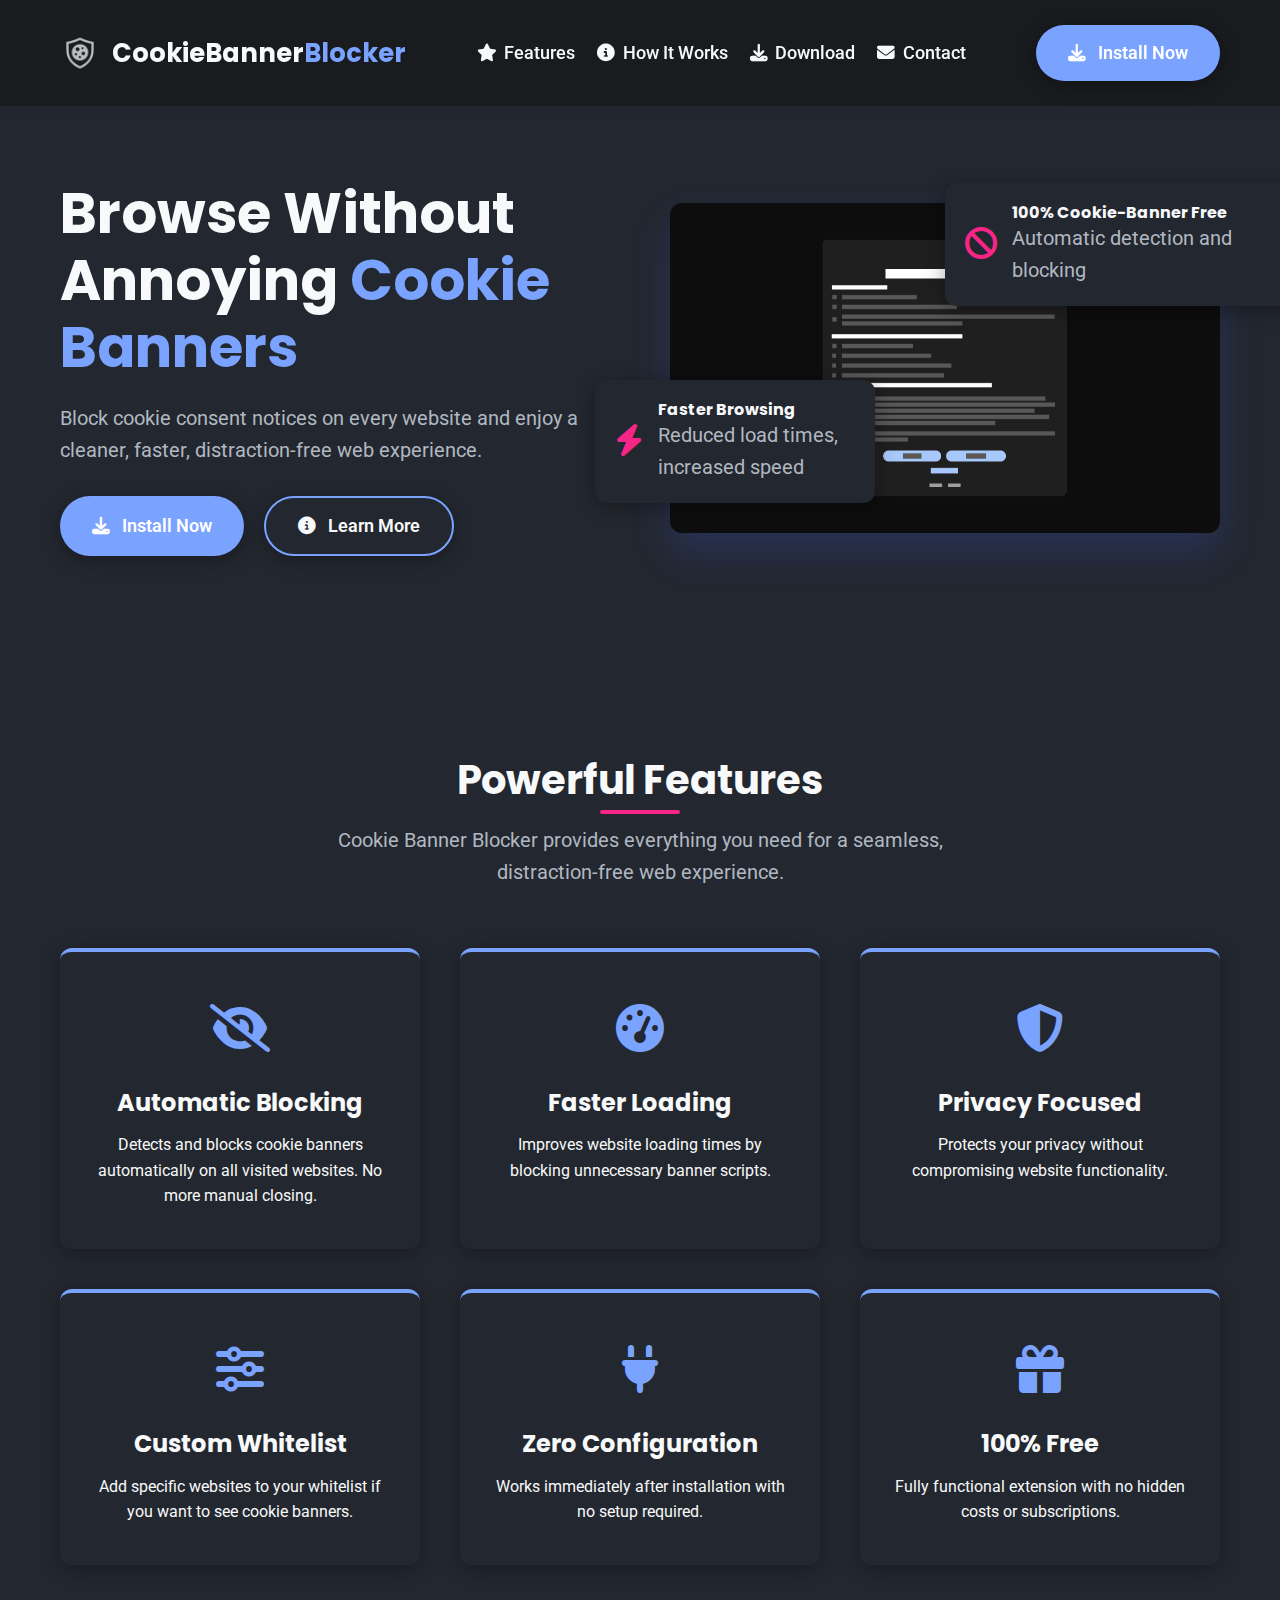
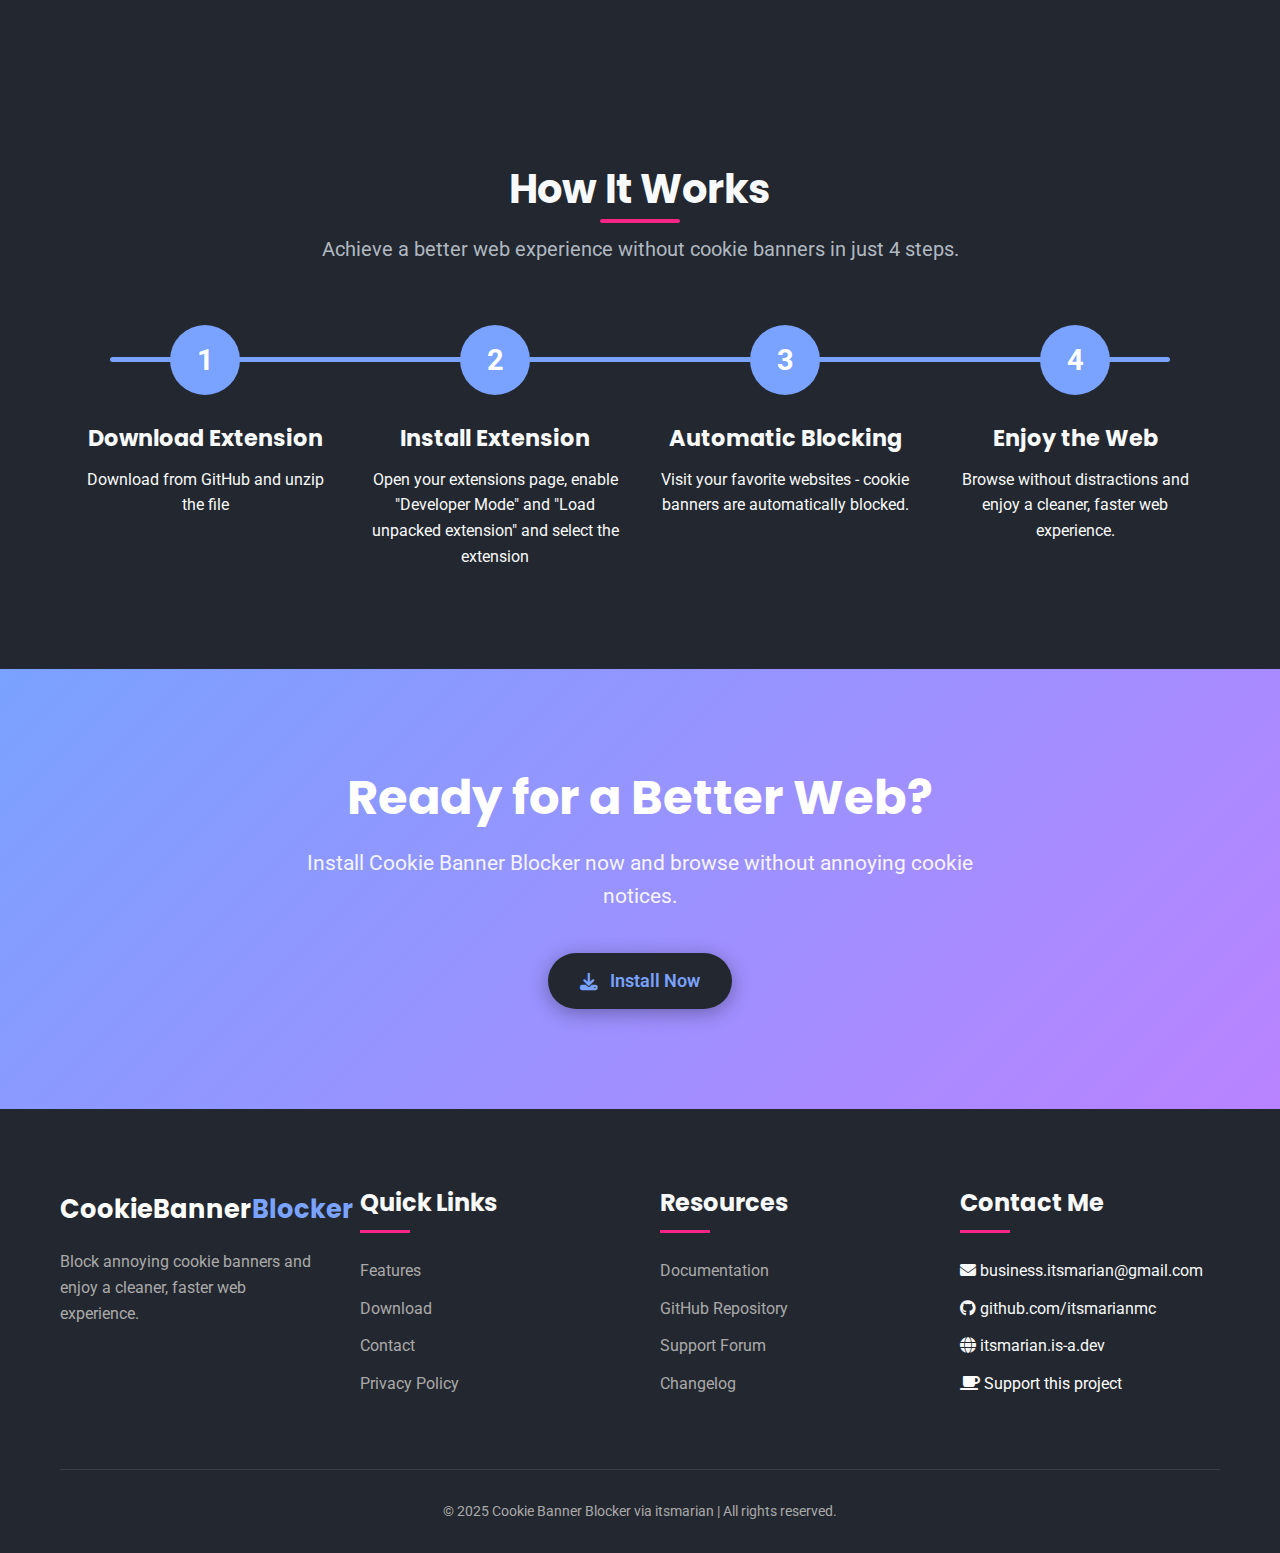
<file: index.html>
<!DOCTYPE html>
<html lang="de">
<head>
    <meta charset="UTF-8">
    <link rel="icon" href="assets/favicon.png" type="image/x-icon">
    <meta name="viewport" content="width=device-width, initial-scale=1.0"/>
    <title>Cookie Banner Blocker - Browse without Cookies!</title>
    <link rel="stylesheet" href="https://cdnjs.cloudflare.com/ajax/libs/font-awesome/6.4.0/css/all.min.css">
    <link href="https://fonts.googleapis.com/css2?family=Poppins:wght@300;400;500;600;700&family=Roboto:wght@300;400;500;700&display=swap" rel="stylesheet">
    <link rel="stylesheet" href="assets/header.css">
    <link rel="stylesheet" href="assets/styles.css">
    <script src="assets/script.js" defer></script>
    <!-- Google tag (gtag.js) -->
    <script async src="https://www.googletagmanager.com/gtag/js?id=G-2E9SPPVJFL"></script>
    <script>
        window.dataLayer = window.dataLayer || [];
        function gtag(){dataLayer.push(arguments);}
        gtag('js', new Date());

        gtag('config', 'G-2E9SPPVJFL');
    </script>
</head>
<body>
    <header>
        <div class="container">
            <nav class="navbar">
                <a href="../" class="logo">
                    <div class="logo-icon">
                        <div class="brand-icon"></div>
                    </div>
                    <div class="logo-text logo-big">CookieBanner<span>Blocker</span></div>
                    <div class="logo-text logo-small">Cookie<span>Blocker</span></div>
                </a>
                <ul class="nav-links">
                    <li class="header-nav-link mobile-li">
                        <a>HOME</a>
                    </li>
                    <li>
                        <a href="#features">
                            <i class="fas fa-star"></i>
                            Features
                        </a>
                    </li>
                    <li>
                        <a href="#how-it-works">
                            <i class="fas fa-info-circle"></i>
                            How It Works
                        </a>
                    </li>
                    <li>
                        <a href="#download">
                            <i class="fas fa-download"></i>
                            Download
                        </a>
                    </li>
                    <li>
                        <a href="https://itsmarian.is-a.dev/#contact" target="_blank">
                            <i class="fas fa-envelope"></i>
                            Contact
                        </a>
                    </li>
                    <li class="mobile-li">
                        <div style="background: linear-gradient(90deg, var(--accent), var(--secondary)); height: 2px; width: 100%;"></div>
                    </li>
                    <li class="header-nav-link mobile-li">
                        <a>LEGAL</a>
                    </li>
                    <li class="mobile-li">
                        <a href="https://github.com/itsmarianmc/CookieBannerBlocker/blob/main/LICENSE" target="_blank">
                            <i class="fas fa-balance-scale"></i>
                            License
                        </a>
                    </li>
                    <li class="mobile-li">
                        <a href="legal/privacy.html">
                            <i class="fas fa-shield-alt"></i>
                            Privacy Policy
                        </a>
                    </li>
                </ul>
                <div class="nav-buttons">
                    <a href="#download" class="btn">
                        <i class="fas fa-download"></i>
                        Install Now
                    </a>
                </div>
                <div class="menu-toggle" id="mobile-menu">
                    <div class="menu-icon">
                        <div class="line line-1"></div>
                        <div class="line line-2"></div>
                        <div class="line line-3"></div>
                    </div>
                </div>
            </nav>
        </div>
    </header>
    <section class="hero">
        <div class="container">
            <div class="hero-content">
                <div class="hero-text">
                    <h1>Browse Without Annoying <span>Cookie Banners</span></h1>
                    <p>Block cookie consent notices on every website and enjoy a cleaner, faster, distraction-free web experience.</p>
                    <div class="hero-buttons">
                        <a href="#download" class="btn">
                            <i class="fas fa-download"></i>
                            Install&nbsp;Now
                        </a>
                        <a href="#how-it-works" class="btn btn-outline">
                            <i class="fas fa-info-circle"></i>
                            Learn&nbsp;More
                        </a>
                    </div>
                </div>
                <div class="hero-image">
                    <div class="hero-img-container">
                        <div class="hero-highlight highlight-1">
                            <div class="highlight-icon">
                                <i class="fas fa-ban"></i>
                            </div>
                            <div>
                                <h4>100% Cookie-Banner Free</h4>
                                <p>Automatic detection and blocking</p>
                            </div>
                        </div>
                        <div class="hero-highlight highlight-2">
                            <div class="highlight-icon">
                                <i class="fas fa-bolt"></i>
                            </div>
                            <div>
                                <h4>Faster Browsing</h4>
                                <p>Reduced load times, increased speed</p>
                            </div>
                        </div>
                        <img alt="Cookie Blocker in Action" class="hero-img" draggable="false" src="assets/previews/preview-google-censored.png">
                    </div>
                </div>
            </div>
        </div>
    </section>
    <section class="features" id="features">
        <div class="container">
            <div class="text-center">
                <h2 class="section-title">Powerful Features</h2>
                <p class="section-subtitle">Cookie Banner Blocker provides everything you need for a seamless, distraction-free web experience.</p>
            </div>
            
            <div class="features-grid">
                <div class="feature-card">
                    <div class="feature-icon">
                        <i class="fas fa-eye-slash"></i>
                    </div>
                    <h3 class="feature-title">Automatic Blocking</h3>
                    <p>Detects and blocks cookie banners automatically on all visited websites. No more manual closing.</p>
                </div>
                
                <div class="feature-card">
                    <div class="feature-icon">
                        <i class="fas fa-tachometer-alt"></i>
                    </div>
                    <h3 class="feature-title">Faster Loading</h3>
                    <p>Improves website loading times by blocking unnecessary banner scripts.</p>
                </div>
                
                <div class="feature-card">
                    <div class="feature-icon">
                        <i class="fas fa-shield-alt"></i>
                    </div>
                    <h3 class="feature-title">Privacy Focused</h3>
                    <p>Protects your privacy without compromising website functionality.</p>
                </div>
                
                <div class="feature-card">
                    <div class="feature-icon">
                        <i class="fas fa-sliders-h"></i>
                    </div>
                    <h3 class="feature-title">Custom Whitelist</h3>
                    <p>Add specific websites to your whitelist if you want to see cookie banners.</p>
                </div>
                
                <div class="feature-card">
                    <div class="feature-icon">
                        <i class="fas fa-plug"></i>
                    </div>
                    <h3 class="feature-title">Zero Configuration</h3>
                    <p>Works immediately after installation with no setup required.</p>
                </div>
                
                <div class="feature-card">
                    <div class="feature-icon">
                        <i class="fas fa-gift"></i>
                    </div>
                    <h3 class="feature-title">100% Free</h3>
                    <p>Fully functional extension with no hidden costs or subscriptions.</p>
                </div>
            </div>
        </div>
    </section>
    <section class="how-it-works" id="how-it-works">
        <div class="container">
            <div class="text-center">
                <h2 class="section-title">How It Works</h2>
                <p class="section-subtitle">Achieve a better web experience without cookie banners in just 4 steps.</p>
            </div>
            <div class="steps">
                <div class="step">
                    <div class="step-number">1</div>
                    <h3 class="step-title">Download Extension</h3>
                    <p>Download from GitHub and unzip the file</p>
                </div>
                <div class="step">
                    <div class="step-number">2</div>
                    <h3 class="step-title">Install Extension</h3>
                    <p>Open your extensions page, enable "Developer Mode" and "Load unpacked extension" and select the extension</p>
                </div>
                <div class="step">
                    <div class="step-number">3</div>
                    <h3 class="step-title">Automatic Blocking</h3>
                    <p>Visit your favorite websites - cookie banners are automatically blocked.</p>
                </div>
                <div class="step">
                    <div class="step-number">4</div>
                    <h3 class="step-title">Enjoy the Web</h3>
                    <p>Browse without distractions and enjoy a cleaner, faster web experience.</p>
                </div>
            </div>
        </div>
    </section>
    <section class="cta" id="download">
        <div class="container">
            <h2>Ready for a Better Web?</h2>
            <p>Install Cookie Banner Blocker now and browse without annoying cookie notices.</p>
            <div class="cta-buttons">
                <a href="https://github.com/itsmarianmc/CookieBannerBlocker/releases" class="btn btn-light">
                    <i class="fas fa-download"></i>
                    Install Now
                </a>
            </div>
        </div>
    </section>
    <footer id="contact">
        <div class="container">
            <div class="footer-grid">
                <div class="footer-col">
                    <a href="/" class="logo">
                        <div class="logo-text" style="color: white;">CookieBanner<span>Blocker</span></div>
                    </a>
                    <p style="margin: 20px 0; color: #aaa;">Block annoying cookie banners and enjoy a cleaner, faster web experience.</p>
                </div>
                <div class="footer-col">
                    <h3>Quick Links</h3>
                    <ul class="footer-links">
                        <li><a href="#features">Features</a></li>
                        <li><a href="#download">Download</a></li>
                        <li><a href="https://itsmarian.is-a.dev/#contact" target="_blank">Contact</a></li>
                        <li><a href="legal/privacy.html">Privacy Policy</a></li>
                    </ul>
                </div>
                <div class="footer-col">
                    <h3>Resources</h3>
                    <ul class="footer-links">
                        <li><a href="https://cookiebannerblocker.itsmarian.is-a.dev/">Documentation</a></li>
                        <li><a href="https://github.com/itsmarianmc/CookieBannerBlocker">GitHub Repository</a></li>
                        <li><a href="https://github.com/itsmarianmc/CookieBannerBlocker/issues">Support Forum</a></li>
                        <li><a href="https://github.com/itsmarianmc/CookieBannerBlocker/releases">Changelog</a></li>
                    </ul>
                </div>
                <div class="footer-col">
                    <h3>Contact Me</h3>
                    <ul class="footer-links lr">
                        <li><i class="fas fa-envelope"></i> business.itsmarian@gmail.com</li>
                        <li><i class="fab fa-github"></i> github.com/itsmarianmc</li>
                        <li><i class="fas fa-globe"></i> itsmarian.is-a.dev</li>
                        <li><a href="https://ko-fi.com/itsmarian" style="color: #fff;"><i class="fas fa-coffee"></i> Support this project</a></li>
                    </ul>
                </div>
            </div>
            <div class="copyright">
                <p>&copy; 2025 Cookie Banner Blocker via <a class="linkout nodecoration" href="https://github.com/itsmarianmc/">itsmarian</a> | <a class="linkout nodecoration" href="https://github.com/itsmarianmc/CookieBannerBlocker/blob/main/LICENSE">All rights reserved</a>.</p>
            </div>
        </div>
    </footer>
</body>
</html>
</file>
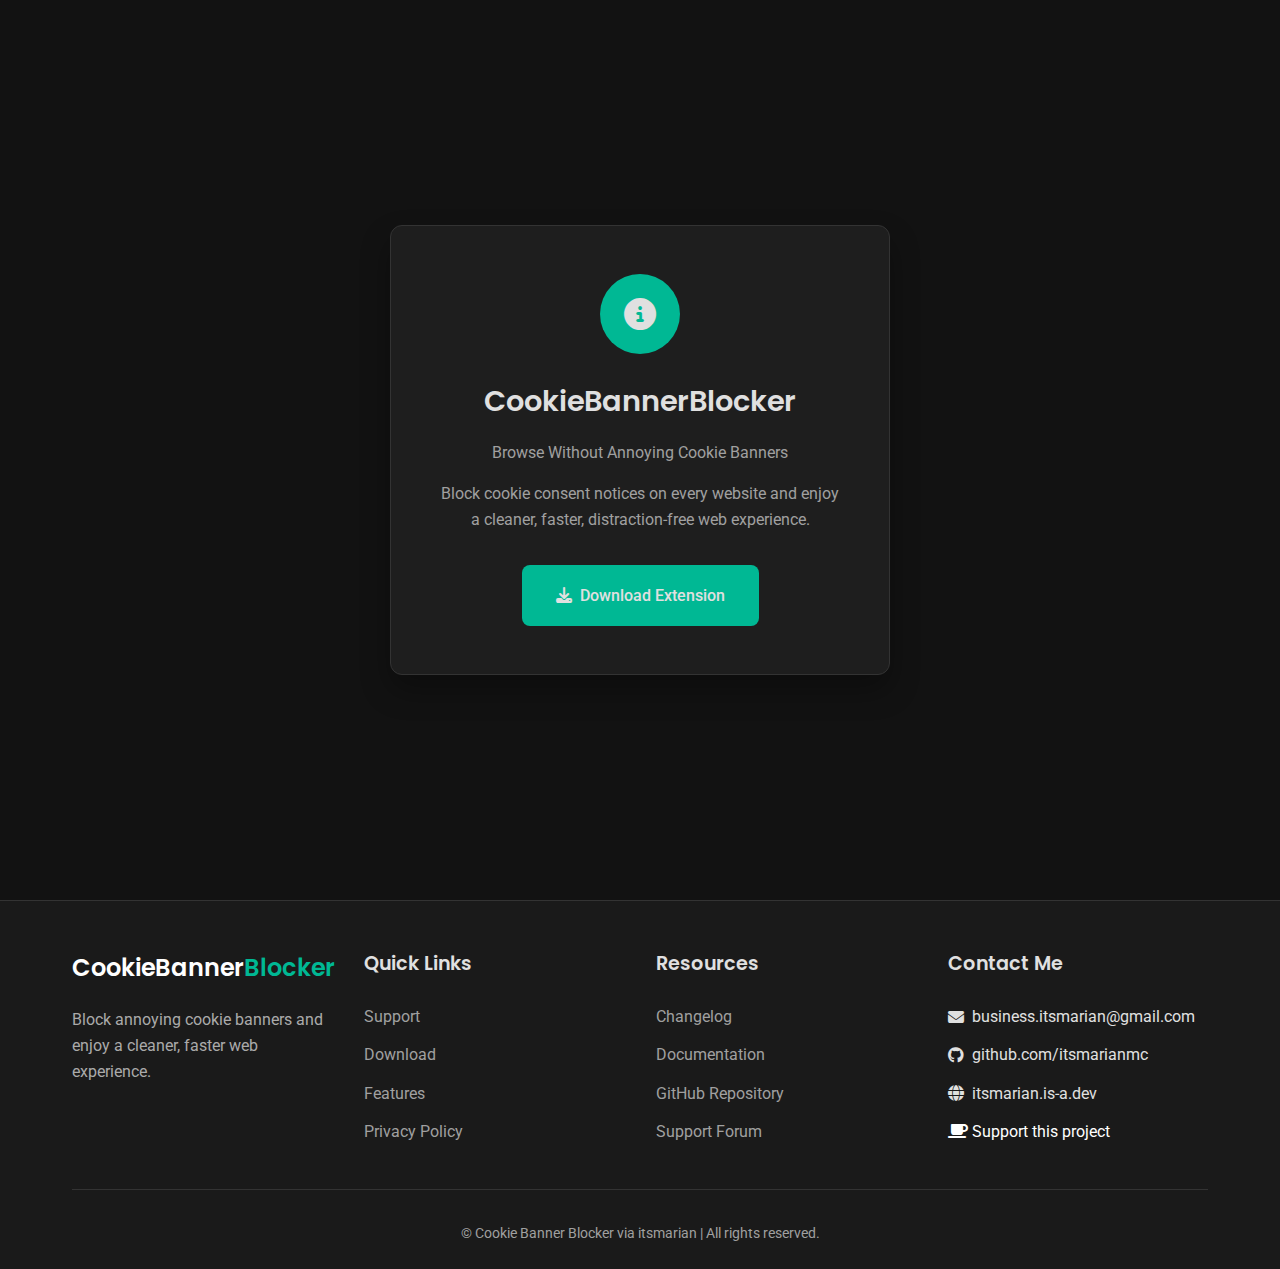
<file: install.html>
<!DOCTYPE html>
<html lang="de">
<head>
    <meta charset="UTF-8">
    <link rel="icon" href="assets/favicon.png" type="image/x-icon">
    <meta name="viewport" content="width=device-width, initial-scale=1.0"/>
    <title>Cookie Banner Blocker - Browse without Cookies!</title>
    <link rel="stylesheet" href="https://cdnjs.cloudflare.com/ajax/libs/font-awesome/6.4.0/css/all.min.css">
    <link href="https://fonts.googleapis.com/css2?family=Poppins:wght@300;400;500;600;700&family=Roboto:wght@300;400;500;700&display=swap" rel="stylesheet">
    <link rel="stylesheet" href="assets/install.css">
    <!-- Google tag (gtag.js) -->
    <script async src="https://www.googletagmanager.com/gtag/js?id=G-2E9SPPVJFL"></script>
    <script>
        window.dataLayer = window.dataLayer || [];
        function gtag(){dataLayer.push(arguments);}
        gtag('js', new Date());

        gtag('config', 'G-2E9SPPVJFL');
    </script>
</head>
<body>
    <div class="content">
        <div class="message" id="msg-container"></div>
    </div>
    <footer id="contact">
        <div class="container">
            <div class="footer-grid">
                <div class="footer-col">
                    <a href="/" class="logo">
                        <div class="logo-text" style="color: white;">CookieBanner<span>Blocker</span></div>
                    </a>
                    <p style="margin: 20px 0; color: #aaa;">Block annoying cookie banners and enjoy a cleaner, faster web experience.</p>
                </div>
                <div class="footer-col">
                    <h3>Quick Links</h3>
                    <ul class="footer-links">
                        <li><a href="https://support.itsmarian.is-a.dev/?utm_origin=https://cookiebannerblocker.itsmarian.is-a.dev/&utm_page=install&utm_pos=footer" target="_blank">Support</a></li>
                        <li><a href="/#download">Download</a></li>
                        <li><a href="/#features">Features</a></li>
                        <li><a href="legal/privacy.html">Privacy Policy</a></li>
                    </ul>
                </div>
                <div class="footer-col">
                    <h3>Resources</h3>
                    <ul class="footer-links">
                        <li><a href="https://github.com/itsmarianmc/CookieBannerBlocker/releases">Changelog</a></li>
                        <li><a href="https://cookiebannerblocker.itsmarian.is-a.dev/">Documentation</a></li>
                        <li><a href="https://github.com/itsmarianmc/CookieBannerBlocker">GitHub Repository</a></li>
                        <li><a href="https://github.com/itsmarianmc/CookieBannerBlocker/issues">Support Forum</a></li>
                    </ul>
                </div>
                <div class="footer-col">
                    <h3>Contact Me</h3>
                    <ul class="footer-links lr">
                        <li><i class="fas fa-envelope"></i> business.itsmarian@gmail.com</li>
                        <li><i class="fab fa-github"></i> github.com/itsmarianmc</li>
                        <li><i class="fas fa-globe"></i> itsmarian.is-a.dev</li>
                        <li><a href="https://ko-fi.com/itsmarian" style="color: #fff;"><i class="fas fa-coffee"></i> Support this project</a></li>
                    </ul>
                </div>
            </div>
            <div class="copyright">
                <div id="notice"></div>
                <p>&copy; <span id="copyright"></span> Cookie Banner Blocker via <a class="linkout nodecoration" href="https://github.com/itsmarianmc/">itsmarian</a> | <a class="linkout nodecoration" href="https://github.com/itsmarianmc/CookieBannerBlocker/blob/main/LICENSE">All rights reserved</a>.</p>
            </div>
        </div>
    </footer>
    <script src="https://itsmarian-static.is-a.dev/global/copyright.js"></script>
    <script>
        document.addEventListener('DOMContentLoaded', function() {
            const msgContainer = document.getElementById('msg-container');
            const urlParams = new URLSearchParams(window.location.search);
            
            if (urlParams.has('install') && 
                urlParams.get('install') === 'success' &&
                urlParams.has('version') && 
                urlParams.has('origin_src')) {
                
                const version = urlParams.get('version');
                const chromeRuntimeId = urlParams.get('chrome-runtime-id');
                const originSrc = urlParams.get('origin_src');

                document.getElementById('notice').innerText = `Installed Version: ${version} | Chrome Runtime ID: ${chromeRuntimeId}`;
                
                msgContainer.className = 'message success-message';
                msgContainer.innerHTML = `
                    <div class="message-icon">
                        <i class="fas fa-check-circle"></i>
                    </div>
                    <h2 class="message-title">Installation Successful!</h2>
                    <div class="message-content">
                        <p>Cookie Banner Blocker v${version} has been successfully installed.</p>
                        <p>You can now browse without annoying cookie banners! Thanks for using CookieBannerBlocker!</p>
                    </div>
                    <div class="message-actions">
                        <a href="/" class="action-button btn-primary"><i class="fas fa-globe"></i>Visit Website</a>
                        <a href="https://github.com/itsmarianmc/CookieBannerBlocker" class="action-button btn-outline"><i class="fa-brands fa-github"></i>GitHub Repository</a>
                    </div>
                `;
            } else if (urlParams.has('throw') && urlParams.get('throw') === 'error') {
                const errorType = urlParams.get('error_type') || 'Unknown Error';
                const errorDesc = urlParams.get('error_description') || 'An unexpected error occurred.';
                const actions = urlParams.get('actions') || 'Please try again later.';
                
                msgContainer.className = 'message error-message';
                msgContainer.innerHTML = `
                    <div class="message-icon">
                        <i class="fas fa-exclamation-triangle"></i>
                    </div>
                    <h2 class="message-title">Error: ${errorType}</h2>
                    <div class="message-content">
                        <p>${decodeURIComponent(errorDesc)}</p>
                        <p><strong>Recommended actions:</strong> ${decodeURIComponent(actions)}</p>
                    </div>
                    <div class="message-actions">
                        <a href="https://github.com/itsmarianmc/CookieBannerBlocker/issues" class="action-button btn-primary error">Report Issue</a>
                        <a href="https://itsmarian.is-a.dev/#contact" class="action-button btn-outline error">Contact Support</a>
                    </div>
                `;
            } else {
                msgContainer.className = 'message';
                msgContainer.innerHTML = `
                    <div class="message-icon">
                        <i class="fas fa-info-circle"></i>
                    </div>
                    <h2 class="message-title">CookieBannerBlocker</h2>
                    <div class="message-content">
                        <p>Browse Without Annoying Cookie Banners</p>
                        <p>Block cookie consent notices on every website and enjoy a cleaner, faster, distraction-free web experience.</p>
                    </div>
                    <div class="message-actions">
                        <a href="https://github.com/itsmarianmc/CookieBannerBlocker/releases" class="action-button btn-primary">
                            <i class="fas fa-download"></i>
                            Download Extension
                        </a>
                    </div>
                `;
                window.open("../");
            }
        });
    </script>
</body>
</html>
</file>
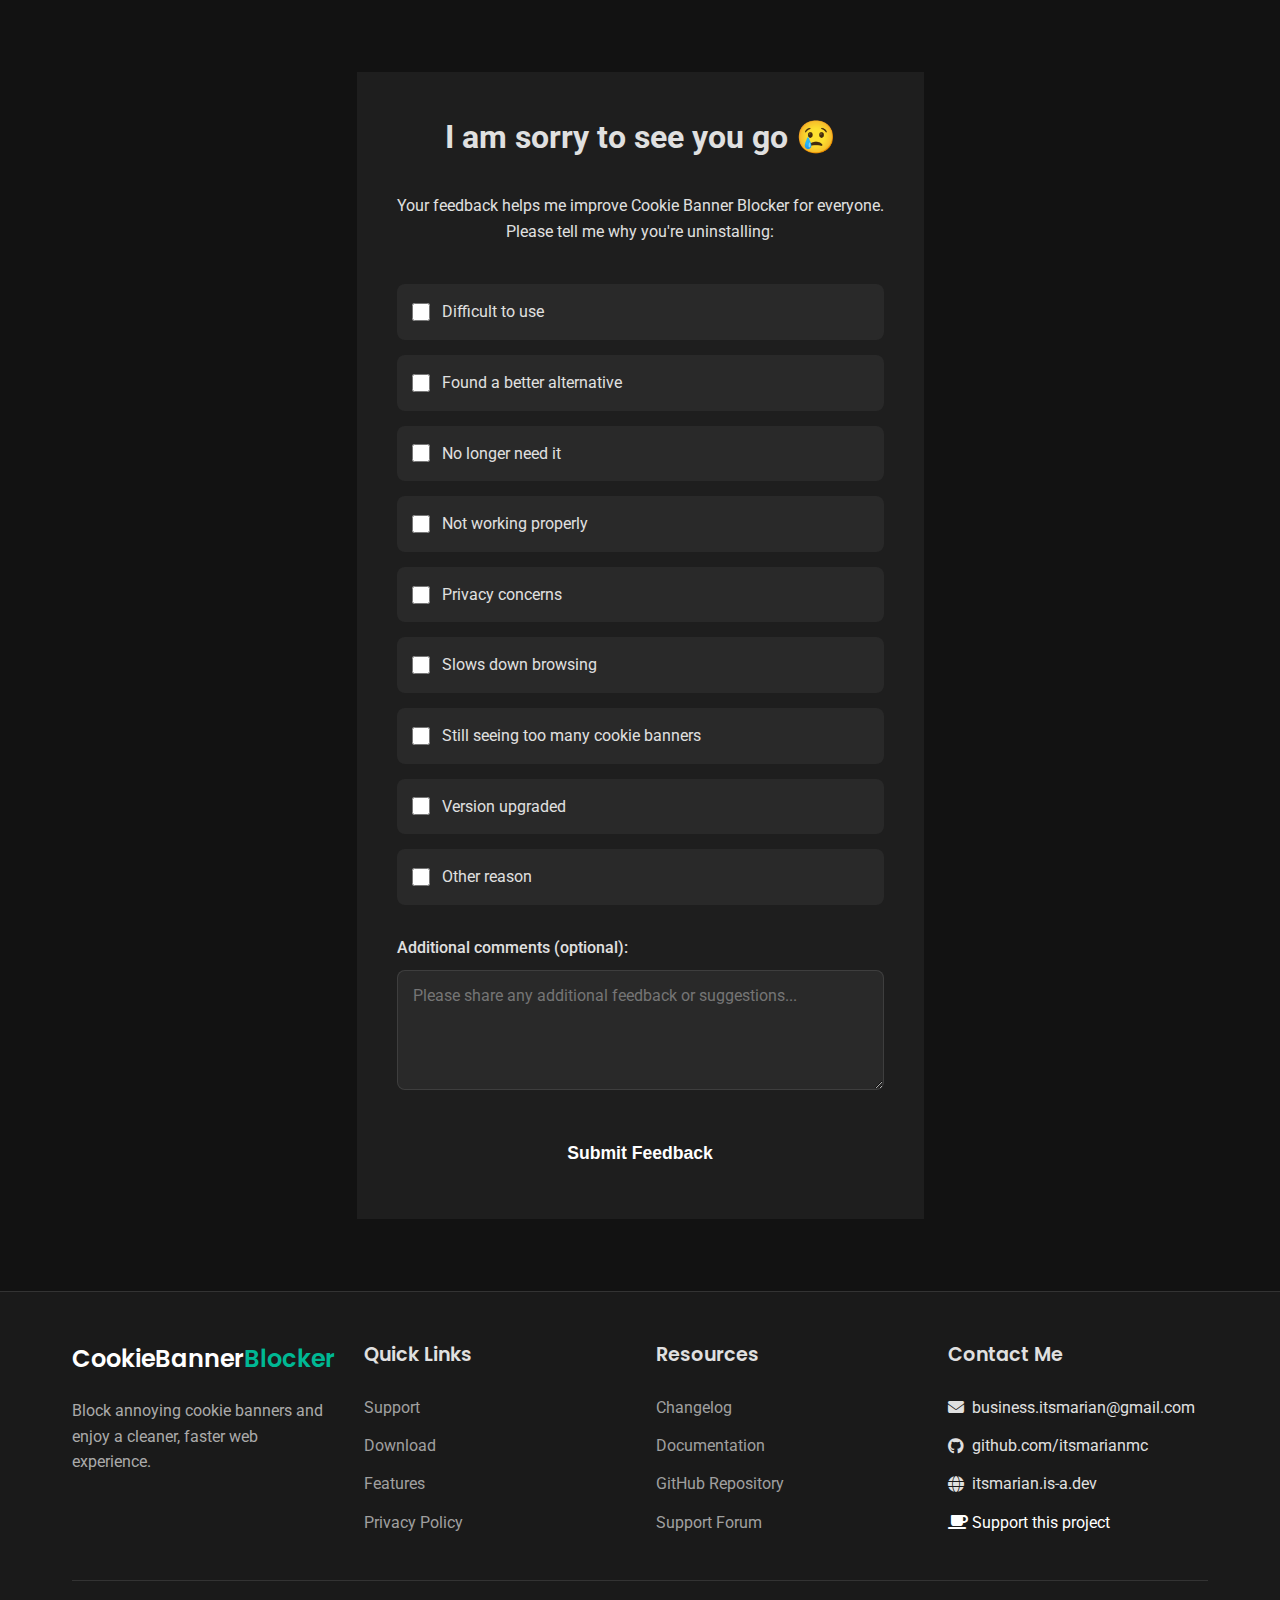
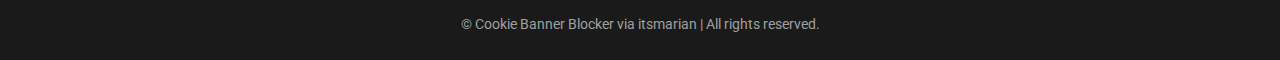
<file: uninstall.html>
<!DOCTYPE html>
<html lang="de">
<head>
    <meta charset="UTF-8">
    <link rel="icon" href="assets/favicon.png" type="image/x-icon">
    <meta name="viewport" content="width=device-width, initial-scale=1.0"/>
    <title>Cookie Banner Blocker - Uninstall Feedback</title>
    <link rel="stylesheet" href="https://cdnjs.cloudflare.com/ajax/libs/font-awesome/6.4.0/css/all.min.css">
    <link href="https://fonts.googleapis.com/css2?family=Poppins:wght@300;400;500;600;700&family=Roboto:wght@300;400;500;700&display=swap" rel="stylesheet">
    <link rel="stylesheet" href="assets/install.css">
    <link rel="stylesheet" href="assets/uninstall.css">
</head>
<body>
    <div class="content">
        <div class="feedback-form" id="feedbackForm">
            <h1 class="form-title">I am sorry to see you go 😢</h1>
            <p class="form-description">
                Your feedback helps me improve Cookie Banner Blocker for everyone.<br>
                Please tell me why you're uninstalling:
            </p>
            <form id="uninstallForm">
                <input type="hidden" id="version" name="version" value="">

                <div class="reasons-grid">
                    <label class="reason-item">
                        <input type="checkbox" name="reasons" value="difficult_use">
                        <span class="reason-text">Difficult to use</span>
                    </label>
                    <label class="reason-item">
                        <input type="checkbox" name="reasons" value="alternative">
                        <span class="reason-text">Found a better alternative</span>
                    </label>
                    <label class="reason-item">
                        <input type="checkbox" name="reasons" value="no_longer_needed">
                        <span class="reason-text">No longer need it</span>
                    </label>
                    <label class="reason-item">
                        <input type="checkbox" name="reasons" value="not_working">
                        <span class="reason-text">Not working properly</span>
                    </label>
                    <label class="reason-item">
                        <input type="checkbox" name="reasons" value="privacy">
                        <span class="reason-text">Privacy concerns</span>
                    </label>
                    <label class="reason-item">
                        <input type="checkbox" name="reasons" value="performance">
                        <span class="reason-text">Slows down browsing</span>
                    </label>
                    <label class="reason-item">
                        <input type="checkbox" name="reasons" value="too_many_banners">
                        <span class="reason-text">Still seeing too many cookie banners</span>
                    </label>
                    <label class="reason-item">
                        <input type="checkbox" name="reasons" value="version_upgraded">
                        <span class="reason-text">Version upgraded</span>
                    </label>
                    <label class="reason-item">
                        <input type="checkbox" name="reasons" value="other">
                        <span class="reason-text">Other reason</span>
                    </label>
                </div>
                <div class="textarea-group">
                    <label for="comments">Additional comments (optional):</label>
                    <textarea id="comments" name="comments" placeholder="Please share any additional feedback or suggestions..."
                    ></textarea>
                </div>
                <button type="submit" class="submit-btn" id="submitBtn">
                    Submit Feedback
                </button>
                <div id="errorMessage" class="error-message hidden"></div>
            </form>
        </div>
        <div class="thank-you-message hidden" id="thankYouMessage">
            <div class="thank-you-icon">
                <i class="fas fa-heart"></i>
            </div>
            <h2 class="form-title">Thank You! ❤️</h2>
            <p class="form-description">
                Your feedback has been received and will help us improve.<br>
                We hope to see you again in the future!
            </p>
            <div class="message-actions">
                <a href="https://github.com/itsmarianmc/CookieBannerBlocker" class="action-button btn-outline">
                    Follow Updates on GitHub
                </a>
            </div>
        </div>
    </div>
    <footer id="contact">
        <div class="container">
            <div class="footer-grid">
                <div class="footer-col">
                    <a href="/" class="logo">
                        <div class="logo-text" style="color: white;">CookieBanner<span>Blocker</span></div>
                    </a>
                    <p style="margin: 20px 0; color: #aaa;">Block annoying cookie banners and enjoy a cleaner, faster web experience.</p>
                </div>
                <div class="footer-col">
                    <h3>Quick Links</h3>
                    <ul class="footer-links">
                        <li><a href="https://support.itsmarian.is-a.dev/?utm_origin=https://cookiebannerblocker.itsmarian.is-a.dev/&utm_page=install&utm_pos=footer" target="_blank">Support</a></li>
                        <li><a href="/#download">Download</a></li>
                        <li><a href="/#features">Features</a></li>
                        <li><a href="legal/privacy.html">Privacy Policy</a></li>
                    </ul>
                </div>
                <div class="footer-col">
                    <h3>Resources</h3>
                    <ul class="footer-links">
                        <li><a href="https://github.com/itsmarianmc/CookieBannerBlocker/releases">Changelog</a></li>
                        <li><a href="https://cookiebannerblocker.itsmarian.is-a.dev/">Documentation</a></li>
                        <li><a href="https://github.com/itsmarianmc/CookieBannerBlocker">GitHub Repository</a></li>
                        <li><a href="https://github.com/itsmarianmc/CookieBannerBlocker/issues">Support Forum</a></li>
                    </ul>
                </div>
                <div class="footer-col">
                    <h3>Contact Me</h3>
                    <ul class="footer-links lr">
                        <li><i class="fas fa-envelope"></i> business.itsmarian@gmail.com</li>
                        <li><i class="fab fa-github"></i> github.com/itsmarianmc</li>
                        <li><i class="fas fa-globe"></i> itsmarian.is-a.dev</li>
                        <li><a href="https://ko-fi.com/itsmarian" style="color: #fff;"><i class="fas fa-coffee"></i> Support this project</a></li>
                    </ul>
                </div>
            </div>
            <div class="copyright">
                <div id="notice"></div>
                <p>&copy; <span id="copyright"></span> Cookie Banner Blocker via <a class="linkout nodecoration" href="https://github.com/itsmarianmc/">itsmarian</a> | <a class="linkout nodecoration" href="https://github.com/itsmarianmc/CookieBannerBlocker/blob/main/LICENSE">All rights reserved</a>.</p>
            </div>
        </div>
    </footer>
    <script src="https://itsmarian-static.is-a.dev/global/copyright.js"></script>
    <script>
        document.addEventListener('DOMContentLoaded', function() {
            const form = document.getElementById('uninstallForm');
            const submitBtn = document.getElementById('submitBtn');
            const errorMessage = document.getElementById('errorMessage');
            const feedbackForm = document.getElementById('feedbackForm');
            const thankYouMessage = document.getElementById('thankYouMessage');
            const versionField = document.getElementById('version');

            const urlParams = new URLSearchParams(window.location.search);
            const version = urlParams.get('version') || 'unknown';
            versionField.value = version;

            const BACKEND_URL = 'https://itsmarianmc-github.vercel.app/api/cookiebannerblocker/uninstall';

            form.addEventListener('submit', async function(e) {
                e.preventDefault();
                
                const formData = new FormData(form);
                const reasons = [];
                const checkboxes = form.querySelectorAll('input[name="reasons"]:checked');
                
                checkboxes.forEach(checkbox => {
                    reasons.push(checkbox.value);
                });

                const comments = formData.get('comments') || '';
                const version = formData.get('version') || 'unknown';

                if (reasons.length === 0) {
                    showError('Please select at least one reason for uninstalling.');
                    return;
                }

                const data = {
                    reasons: reasons,
                    comments: comments,
                    version: version,
                    timestamp: new Date().toISOString(),
                    userAgent: navigator.userAgent,
                    uninstallReason: 'user_uninstall'
                };

                await submitFeedback(data);
            });

            async function submitFeedback(data) {
                try {
                    submitBtn.disabled = true;
                    submitBtn.textContent = 'Sending...';
                    feedbackForm.classList.add('loading');
                    errorMessage.classList.add('hidden');

                    const response = await fetch(BACKEND_URL, {
                        method: 'POST',
                        headers: {
                            'Content-Type': 'application/json',
                        },
                        body: JSON.stringify(data)
                    });

                    if (response.ok) {
                        feedbackForm.classList.add('hidden');
                        thankYouMessage.classList.remove('hidden');
                    } else {
                        throw new Error(`Server responded with status: ${response.status}`);
                    }

                } catch (error) {
                    console.error('Error submitting feedback:', error);
                    showError('Sorry, there was an error submitting your feedback. Please try again.');
                } finally {
                    submitBtn.disabled = false;
                    submitBtn.textContent = 'Submit Feedback';
                    feedbackForm.classList.remove('loading');
                }
            }

            function showError(message) {
                errorMessage.textContent = message;
                errorMessage.classList.remove('hidden');
            }

            document.getElementById('comments').addEventListener('input', function(e) {
                const otherCheckbox = document.querySelector('input[value="other"]');
                if (e.target.value.trim() !== '' && !otherCheckbox.checked) {
                    otherCheckbox.checked = true;
                }
            });
        });
    </script>
</body>
</html>
</file>
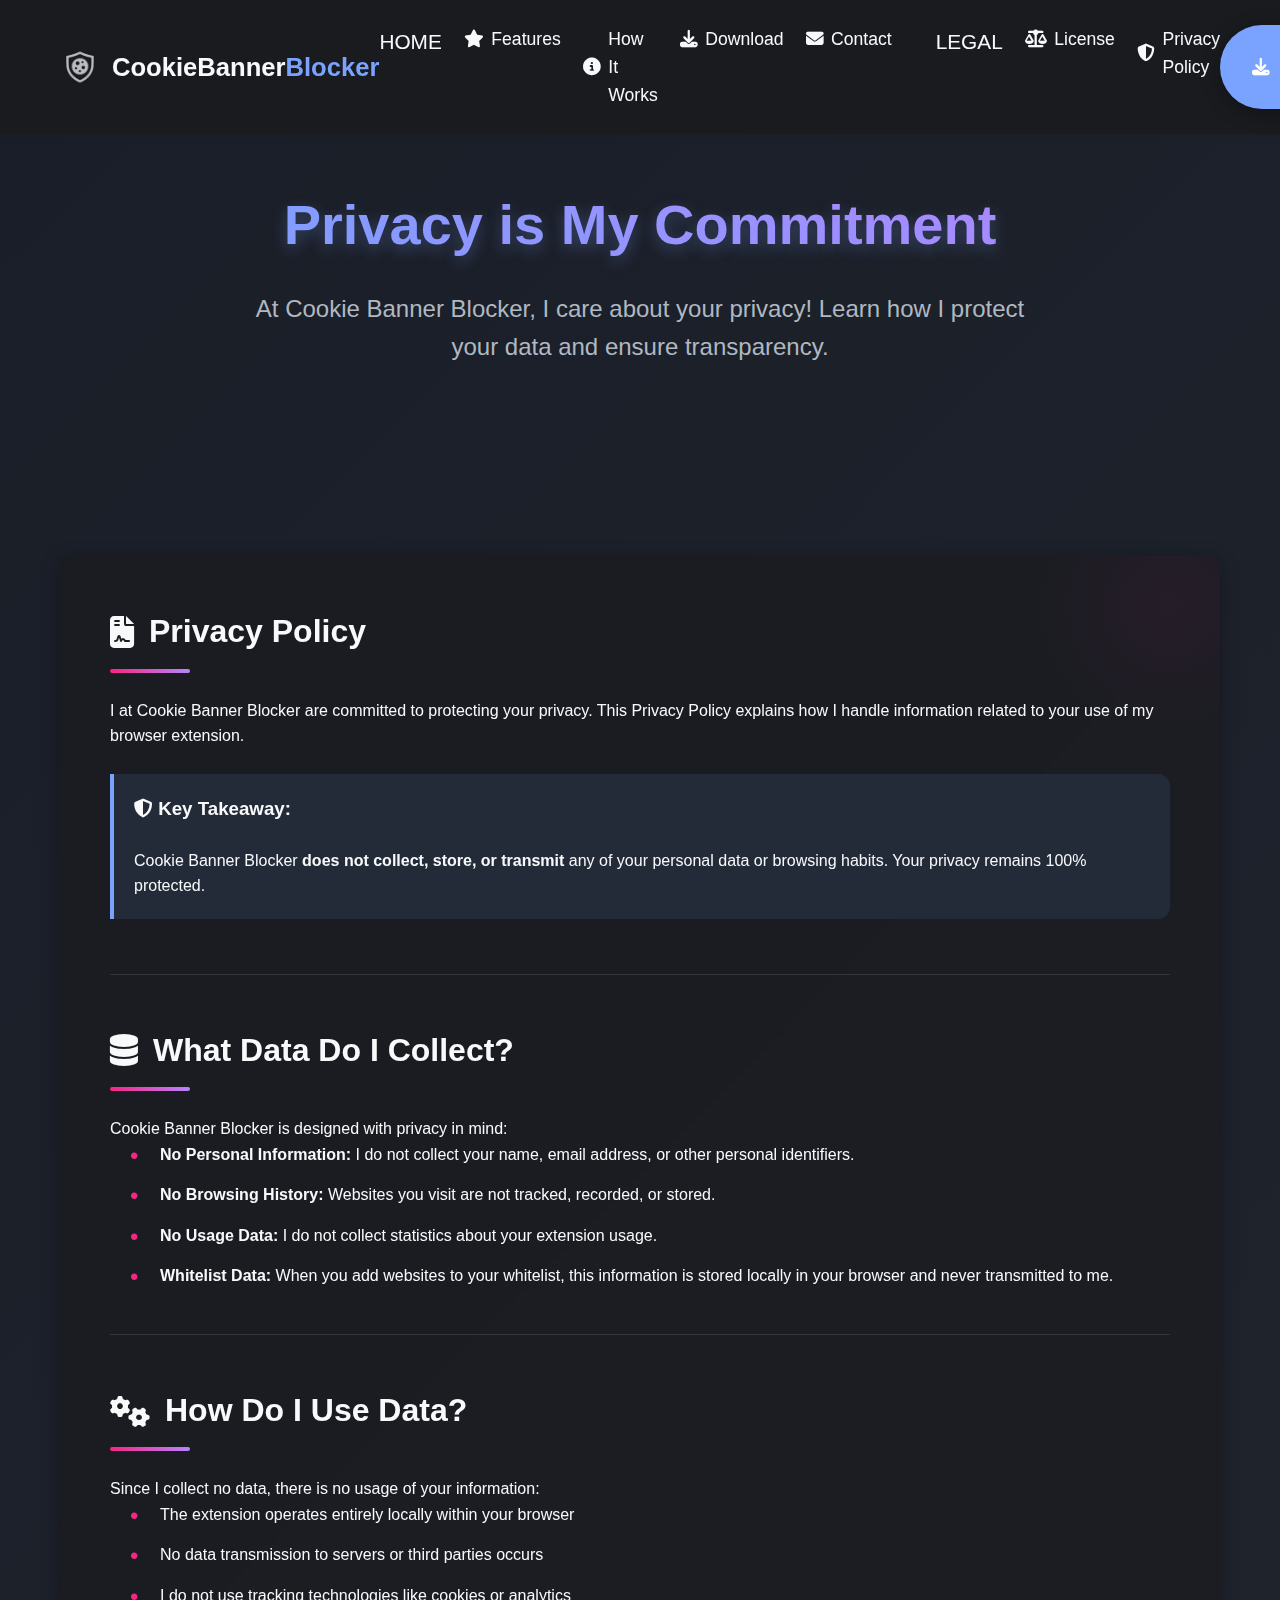
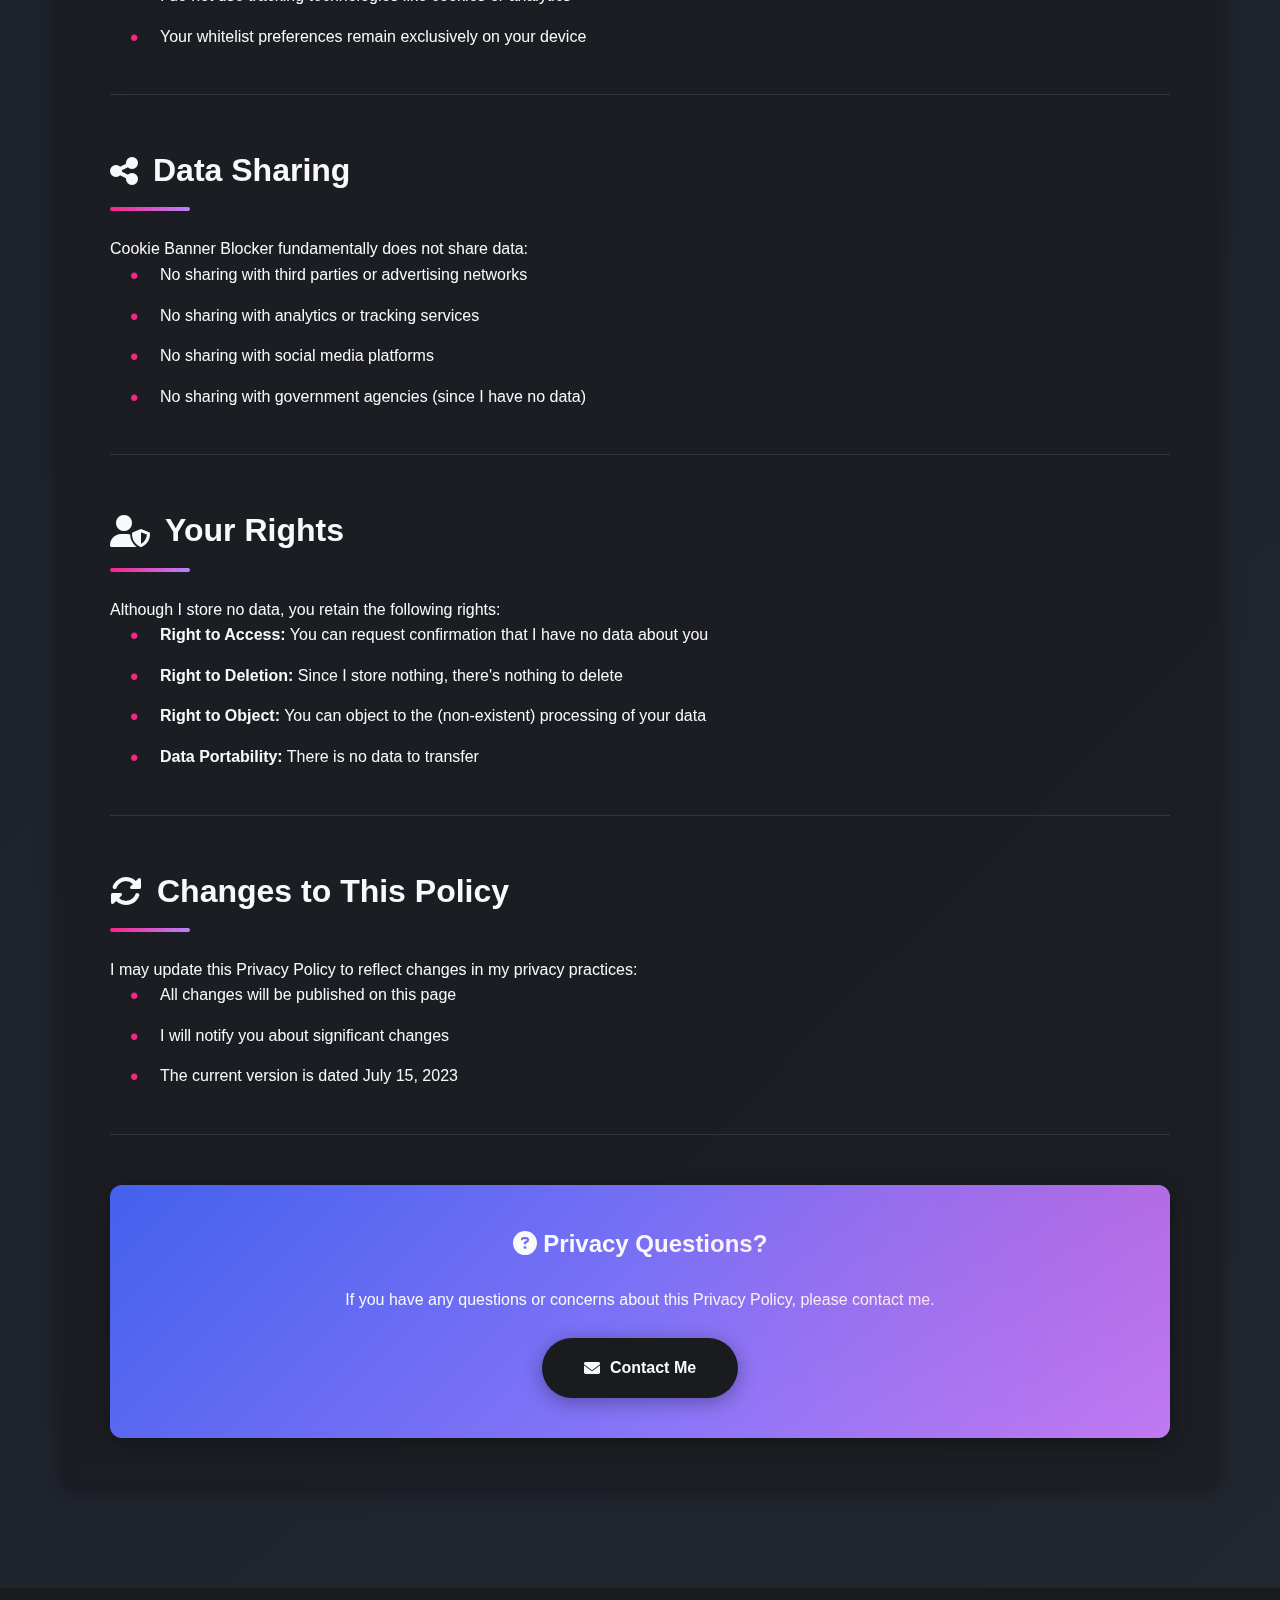
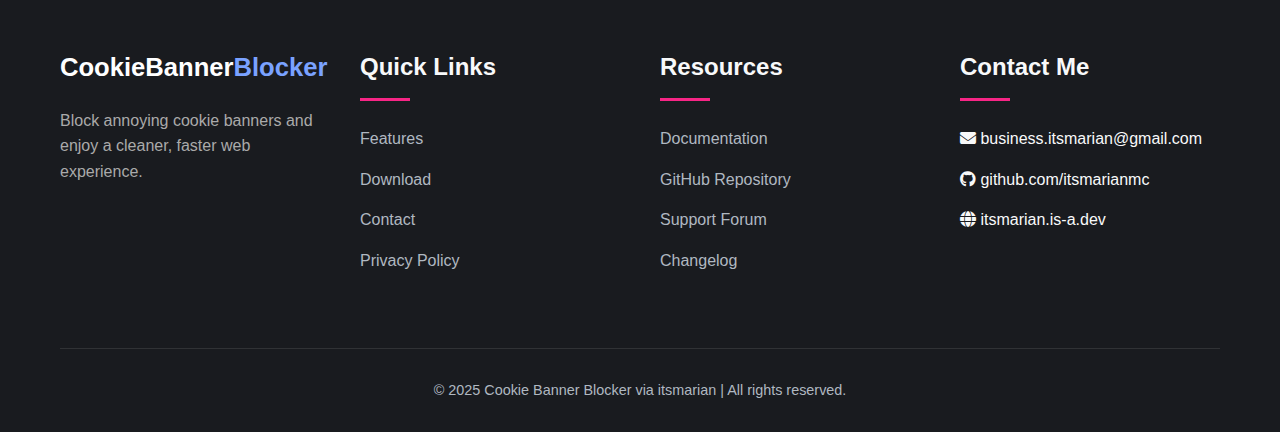
<file: legal/privacy.html>
<!DOCTYPE html>
<html lang="en">
<head>
    <meta charset="UTF-8">
    <link rel="icon" href="../assets/favicon.png" type="image/x-icon">
    <meta name="viewport" content="width=device-width, initial-scale=1.0">
    <title>Privacy Policy - Cookie Banner Blocker</title>
    <link rel="stylesheet" href="https://cdnjs.cloudflare.com/ajax/libs/font-awesome/6.4.0/css/all.min.css">
    <link rel="stylesheet" href="assets/styles.css">
    <link rel="stylesheet" href="../assets/header.css">
</head>
<body>
    <header>
        <div class="container">
            <nav class="navbar">
                <a href="../" class="logo">
                    <div class="logo-icon">
                        <div class="brand-icon"></div>
                    </div>
                    <div class="logo-text logo-big">CookieBanner<span>Blocker</span></div>
                    <div class="logo-text logo-small">Cookie<span>Blocker</span></div>
                </a>
                <ul class="nav-links">
                    <li class="header-nav-link">
                        <a>HOME</a>
                    </li>
                    <li>
                        <a href="#features">
                            <i class="fas fa-star"></i>
                            Features
                        </a>
                    </li>
                    <li>
                        <a href="#how-it-works">
                            <i class="fas fa-info-circle"></i>
                            How It Works
                        </a>
                    </li>
                    <li>
                        <a href="#download">
                            <i class="fas fa-download"></i>
                            Download
                        </a>
                    </li>
                    <li>
                        <a href="https://itsmarian.is-a.dev/#contact" target="_blank">
                            <i class="fas fa-envelope"></i>
                            Contact
                        </a>
                    </li>
                    <li>
                        <div style="background: linear-gradient(90deg, var(--accent), var(--secondary)); height: 2px; width: 100%;"></div>
                    </li>
                    <li class="header-nav-link">
                        <a>LEGAL</a>
                    </li>
                    <li>
                        <a href="https://github.com/itsmarianmc/CookieBannerBlocker/blob/main/LICENSE" target="_blank">
                            <i class="fas fa-balance-scale"></i>
                            License
                        </a>
                    </li>
                    <li>
                        <a href="../legal/privacy.html">
                            <i class="fas fa-shield-alt"></i>
                            Privacy Policy
                        </a>
                    </li>
                </ul>
                <div class="nav-buttons">
                    <a href="#download" class="btn">
                        <i class="fas fa-download"></i>
                        Install Now
                    </a>
                </div>
                <div class="menu-toggle" id="mobile-menu">
                    <div class="menu-icon">
                        <div class="line line-1"></div>
                        <div class="line line-2"></div>
                        <div class="line line-3"></div>
                    </div>
                </div>
            </nav>
        </div>
    </header>
    <section class="hero">
        <div class="particles" id="particles"></div>
        <div class="container">
            <h1 class="hero-title floating">Privacy is My Commitment</h1>
            <p class="hero-subtitle">At Cookie Banner Blocker, I care about your privacy! Learn how I protect your data and ensure transparency.</p>
        </div>
    </section>
    <div class="container">
        <div class="privacy-content">
            <div class="section">
                <h2 class="section-title"><i class="fas fa-file-contract"></i> Privacy Policy</h2>
                <p>I at Cookie Banner Blocker are committed to protecting your privacy. This Privacy Policy explains how I handle information related to your use of my browser extension.</p>
                <div class="highlight-box">
                    <h3 class="glow"><i class="fas fa-shield-alt"></i> Key Takeaway:</h3>
                    <p>Cookie Banner Blocker <strong>does not collect, store, or transmit</strong> any of your personal data or browsing habits. Your privacy remains 100% protected.</p>
                </div>
            </div>
            <div class="section">
                <h2 class="section-title"><i class="fas fa-database"></i> What Data Do I Collect?</h2>
                <p>Cookie Banner Blocker is designed with privacy in mind:</p>
                <ul class="privacy-list">
                    <li><strong>No Personal Information:</strong> I do not collect your name, email address, or other personal identifiers.</li>
                    <li><strong>No Browsing History:</strong> Websites you visit are not tracked, recorded, or stored.</li>
                    <li><strong>No Usage Data:</strong> I do not collect statistics about your extension usage.</li>
                    <li><strong>Whitelist Data:</strong> When you add websites to your whitelist, this information is stored locally in your browser and never transmitted to me.</li>
                </ul>
            </div>
            <div class="section">
                <h2 class="section-title"><i class="fas fa-cogs"></i> How Do I Use Data?</h2>
                <p>Since I collect no data, there is no usage of your information:</p>
                <ul class="privacy-list">
                    <li>The extension operates entirely locally within your browser</li>
                    <li>No data transmission to servers or third parties occurs</li>
                    <li>I do not use tracking technologies like cookies or analytics</li>
                    <li>Your whitelist preferences remain exclusively on your device</li>
                </ul>
            </div>
            <div class="section">
                <h2 class="section-title"><i class="fas fa-share-alt"></i> Data Sharing</h2>
                <p>Cookie Banner Blocker fundamentally does not share data:</p>
                <ul class="privacy-list">
                    <li>No sharing with third parties or advertising networks</li>
                    <li>No sharing with analytics or tracking services</li>
                    <li>No sharing with social media platforms</li>
                    <li>No sharing with government agencies (since I have no data)</li>
                </ul>
            </div>
            <div class="section">
                <h2 class="section-title"><i class="fas fa-user-shield"></i> Your Rights</h2>
                <p>Although I store no data, you retain the following rights:</p>
                <ul class="privacy-list">
                    <li><strong>Right to Access:</strong> You can request confirmation that I have no data about you</li>
                    <li><strong>Right to Deletion:</strong> Since I store nothing, there's nothing to delete</li>
                    <li><strong>Right to Object:</strong> You can object to the (non-existent) processing of your data</li>
                    <li><strong>Data Portability:</strong> There is no data to transfer</li>
                </ul>
            </div>
            <div class="section">
                <h2 class="section-title"><i class="fas fa-sync-alt"></i> Changes to This Policy</h2>
                <p>I may update this Privacy Policy to reflect changes in my privacy practices:</p>
                <ul class="privacy-list">
                    <li>All changes will be published on this page</li>
                    <li>I will notify you about significant changes</li>
                    <li>The current version is dated July 15, 2023</li>
                </ul>
            </div>
            <div class="contact-box">
                <h2><i class="fas fa-question-circle"></i> Privacy Questions?</h2>
                <p>If you have any questions or concerns about this Privacy Policy, please contact me.</p>
                <a href="https://itsmarian.is-a.dev/#contact" class="contact-btn" target="_blank">
                    <i class="fas fa-envelope"></i> Contact Me
                </a>
            </div>
        </div>
    </div>
    <footer id="contact">
        <div class="container">
            <div class="footer-grid">
                <div class="footer-col">
                    <a href="/" class="logo">
                        <div class="logo-text" style="color: white;">CookieBanner<span>Blocker</span></div>
                    </a>
                    <p style="margin: 20px 0; color: #aaa;">Block annoying cookie banners and enjoy a cleaner, faster web experience.</p>
                </div>
                <div class="footer-col">
                    <h3>Quick Links</h3>
                    <ul class="footer-links">
                        <li><a href="#features">Features</a></li>
                        <li><a href="#download">Download</a></li>
                        <li><a href="https://itsmarian.is-a.dev/#contact" target="_blank">Contact</a></li>
                        <li><a href="legal/privacy.html">Privacy Policy</a></li>
                    </ul>
                </div>
                <div class="footer-col">
                    <h3>Resources</h3>
                    <ul class="footer-links">
                        <li><a href="https://cookiebannerblocker.itsmarian.is-a.dev/">Documentation</a></li>
                        <li><a href="https://github.com/itsmarianmc/CookieBannerBlocker">GitHub Repository</a></li>
                        <li><a href="https://github.com/itsmarianmc/CookieBannerBlocker/issues">Support Forum</a></li>
                        <li><a href="https://github.com/itsmarianmc/CookieBannerBlocker/releases">Changelog</a></li>
                    </ul>
                </div>
                <div class="footer-col">
                    <h3>Contact Me</h3>
                    <ul class="footer-links">
                        <li><i class="fas fa-envelope"></i> business.itsmarian@gmail.com</li>
                        <li><i class="fab fa-github"></i> github.com/itsmarianmc</li>
                        <li><i class="fas fa-globe"></i> itsmarian.is-a.dev</li>
                    </ul>
                </div>
            </div>
            <div class="copyright">
                <p>&copy; 2025 Cookie Banner Blocker via <a class="linkout nodecoration" href="https://github.com/itsmarianmc/">itsmarian</a> | <a class="linkout nodecoration" href="https://github.com/itsmarianmc/CookieBannerBlocker/blob/main/LICENSE">All rights reserved</a>.</p>
            </div>
        </div>
    </footer>
    <script>
        window.addEventListener('scroll', function() {
            const header = document.querySelector('header');
            if (window.scrollY > 50) {
                header.classList.add('scrolled');
            } else {
                header.classList.remove('scrolled');
            }
        });

        const menu = document.getElementById('mobile-menu');
        const navLinks = document.querySelector('.nav-links');

        menu.addEventListener('click', () => {
            const isActive = menu.classList.contains('active');

            if (isActive) {
                menu.classList.remove('active');
                navLinks.classList.remove('active');
            } else {
                menu.classList.add('active');
                navLinks.classList.add('active');
            }
        });

        const glowElements = document.querySelectorAll('.glow');
        glowElements.forEach(el => {
            el.style.animationDelay = `${Math.random() * 2}s`;
        });
        
        const sections = document.querySelectorAll('.section');
        sections.forEach((section, index) => {
            section.style.animation = `fadeIn 0.5s ease ${index * 0.1}s forwards`;
        });
        
        const styleSheet = document.styleSheets[0];
        styleSheet.insertRule(`
            @keyframes fadeIn {
                from { opacity: 0; transform: translateY(20px); }
                to { opacity: 1; transform: translateY(0); }
            }
        `, styleSheet.cssRules.length);
    </script>
</body>
</html>
</file>
<file: assets/header.css>
:root {
    --primary: #7aa2ff;
    --primary-dark: #4361ee;
    --secondary: #b983ff;
    --accent: #f72585;
    --dark: #23272f;
    --dark-head: #191b1f;
    --light: #f8f9fa;
    --gray: #b0b8c1;
    --success: #4cc9f0;
    --transition: all 0.3s ease;
    --shadow: 0 4px 20px rgba(0, 0, 0, 0.32);
    --shadow-hover: 0 8px 25px rgba(0, 0, 0, 0.45);
    --border-radius: 12px;
}

.linkout {
	color: var(--primary);
}

.nodecoration {
	text-decoration: none;
	color: inherit;
}

.nodecoration:hover {
	text-decoration: underline;
}

header {
	position: fixed;
	top: 0;
	left: 0;
	width: 100%;
	z-index: 1000;
    background: var(--dark-head);
	box-shadow: 0 2px 10px rgba(0, 0, 0, 0.05);
	padding: 25px 0;
	transition: var(--transition);
}

header.scrolled {
	padding: 10px 0;
	box-shadow: 0 5px 20px rgba(0, 0, 0, 0.1);
}

.navbar {
	display: flex;
	justify-content: space-between;
	align-items: center;
}

.logo {
	display: flex;
	align-items: center;
	gap: 12px;
	text-decoration: none;
}

.logo-icon {
	height: 40px;
	width: 40px;
}

.brand-icon {
	background: url('./favicon.png') no-repeat center center;
	background-size: contain;
	width: 40px;
	height: 40px;
}

.logo-text {
	align-items: center;
	color: var(--light);
	display: flex;
	font-family: 'Poppins', sans-serif;
	font-weight: 700;
	font-size: 1.6rem;
	height: 40px;
}

.logo-text span {
	color: var(--primary);
}

.logo-big {
	display: block;
}

.logo-small {
	display: none;
}

.nav-links {
	display: flex;
	list-style: none;
	gap: 22px;
}

.nav-links a {
	text-decoration: none;
	color: var(--light);
	font-weight: 500;
	font-size: 1.1rem;
	transition: var(--transition);
}

.nav-links a:hover {
	color: var(--primary);
}

.nav-links > li > a {
	align-items: center;
	display: flex;
	gap: 7.5px;
}

.header-nav-link a {
    font-size: 1.3rem !important;
}

.mobile-li {
	display: none;
}

.nav-buttons {
	display: flex;
	gap: 15px;
}

.menu-toggle {
	display: none;
	cursor: pointer;
    height: 37.5px;
	margin: 1.25px;
    width: 37.5px;
}

.menu-icon {
    height: 37.5px;
    position: relative;
    width: 37.5px;
}

.line {
    position: absolute;
    height: 5px;
    width: 100%;
    background: #ffffff;
    border-radius: 4px;
    left: 0;
    transition: all 0.6s cubic-bezier(0.68, -0.55, 0.27, 1.55);
    box-shadow: 0 2px 10px rgba(0, 0, 0, 0.2);
}

.line-1 {
    top: 0;
}

.line-2 {
    top: 50%;
    transform: translateY(-50%);
    opacity: 1;
}

.line-3 {
    bottom: 0;
}

.active .line-1 {
    top: 50%;
    transform: translateY(-50%) rotate(45deg);
}

.active .line-2 {
    opacity: 0;
    transform: translateY(-50%) scaleX(0);
}

.active .line-3 {
    bottom: 50%;
    transform: translateY(50%) rotate(-45deg);
}

.btn {
	align-items: center;
	display: flex;
	padding: 14px 32px;
	background: var(--primary);
	color: white;
	border-radius: 50px;
	gap: 12px;
	justify-content: center;
	text-decoration: none;
	font-weight: 600;
	font-size: 1.1rem;
	transition: var(--transition);
	border: none;
	cursor: pointer;
	box-shadow: var(--shadow);
}

.btn:hover {
	background: var(--primary-dark);
	transform: translateY(-3px);
	box-shadow: var(--shadow-hover);
}

.btn-secondary {
	background: var(--secondary);
}

.btn-secondary:hover {
	background: #5e0a9c;
}

.btn-outline {
	background: transparent;
	border: 2px solid var(--primary);
	color: var(--light);
}

.btn-outline:hover {
	background: var(--primary);
	color: white;
}

::-webkit-scrollbar {
    width: 7.5px;
    -webkit-appearance: none;
    z-index: 1000000;
}

::-webkit-scrollbar-thumb {
    background: #707070;
}

::-webkit-scrollbar-thumb {
    background-color: #707070;
    border-radius: 4px;
    -webkit-box-shadow: 0 0 1px rgba(255, 255, 255, .5);
}

::-webkit-scrollbar-track {
    background: transparent;
}

@media (max-width: 1065px) {
	.nav-buttons {
		display: none;
	}
}

@media (max-width: 882px) {
	.menu-toggle {
		display: block;
	}

    header.scrolled .nav-links {
		top: 60px;
    }

	.nav-links {
		position: fixed;
		top: 90px;
		right: -100%;
		flex-direction: column;
		background: var(--dark);
		width: 80%;
		height: calc(100vh - 80px);
		padding: 40px 20px;
		transition: var(--transition);
		box-shadow: -5px 0 15px rgba(0, 0, 0, 0.1);
	}

	.nav-links.active {
		right: 0;
	}

	.nav-buttons {
		display: none;
	}

	.mobile-li {
		display: block;
	}
}

@media (max-width: 480px) {
	.logo-big {
		display: none;
	}

	.logo-small {
		display: block;
	}
}
</file>
<file: assets/styles.css>
:root {
    --primary: #7aa2ff;
    --primary-dark: #4361ee;
    --secondary: #b983ff;
    --accent: #f72585;
    --dark: #23272f;
    --dark-head: #191b1f;
    --light: #f8f9fa;
	--white: #ffffff;
    --gray: #b0b8c1;
    --success: #4cc9f0;
    --transition: all 0.3s ease;
    --shadow: 0 4px 20px rgba(0, 0, 0, 0.32);
    --shadow-hover: 0 8px 25px rgba(0, 0, 0, 0.45);
    --border-radius: 12px;
}

* {
	margin: 0;
	padding: 0;
	box-sizing: border-box;
}

body {
	font-family: 'Roboto', sans-serif;
	line-height: 1.6;
	color: var(--light);
	background-color: var(--dark);
	overflow-x: hidden;
}

h1,
h2,
h3,
h4,
h5,
h6 {
	font-family: 'Poppins', sans-serif;
	font-weight: 700;
	line-height: 1.2;
}

.container {
	width: 100%;
	max-width: 1200px;
	margin: 0 auto;
	padding: 0 20px;
}

section {
	padding: 100px 0;
}

.text-center {
	text-align: center;
}

.section-title {
	font-size: 2.5rem;
	margin-bottom: 20px;
	position: relative;
	display: inline-block;
}

.section-title:after {
	content: '';
	position: absolute;
	bottom: -10px;
	left: 50%;
	transform: translateX(-50%);
	width: 80px;
	height: 4px;
	background: var(--accent);
	border-radius: 2px;
}

.section-subtitle {
	font-size: 1.25rem;
	color: var(--gray);
	max-width: 700px;
	margin: 0 auto 60px;
}

.hero {
	padding: 180px 0 100px;
	position: relative;
	overflow: hidden;
}

.hero-content {
	display: flex;
	align-items: center;
	gap: 60px;
}

.hero-text {
	flex: 1;
}

.hero h1 {
	font-size: 3.5rem;
	margin-bottom: 20px;
	line-height: 1.2;
}

.hero h1 span {
	color: var(--primary);
}

.hero p {
	font-size: 1.25rem;
	color: var(--gray);
	margin-bottom: 40px;
	max-width: 600px;
}

.hero-buttons {
	display: flex;
	gap: 20px;
	margin-top: 30px;
}

.hero-image {
	flex: 1;
	position: relative;
}

.hero-img-container {
	position: relative;
	border-radius: var(--border-radius);
    overflow: visible !important;
	box-shadow: 0 20px 40px rgba(67, 97, 238, 0.2);
}

.hero-img {
	border-radius: var(--border-radius);
	width: 100%;
	height: auto;
	display: block;
    z-index: 10;
}

.hero-highlight {
	position: absolute;
	background: var(--dark);
	border-radius: var(--border-radius);
	box-shadow: var(--shadow);
	padding: 20px;
	display: flex;
	align-items: center;
	transition: all 0.3s ease-in-out;
	gap: 15px;
}

.hero-highlight:hover {
	transform: translateY(-10px);
	box-shadow: var(--shadow-hover);
}

.hero-highlight > div:nth-child(2) {
    text-align: left;
    width: 100%;
}

.hero p {
	margin-bottom: 0px;
}

.highlight-1 {
	top: -20px;
	right: -75px;
	max-width: 350px;
}

.highlight-2 {
	bottom: 30px;
	left: -75px;
	max-width: 280px;
}

.highlight-icon {
	font-size: 2rem;
	color: var(--accent);
	flex-shrink: 0;
}

.features {
	background: var(--dark);
}

.features-grid {
	display: grid;
	grid-template-columns: repeat(auto-fit, minmax(300px, 1fr));
	gap: 40px;
	margin-top: 50px;
}

.feature-card {
	background: var(--dark);
	border-radius: var(--border-radius);
	padding: 40px 30px;
	text-align: center;
	transition: var(--transition);
	box-shadow: var(--shadow);
	border-top: 4px solid var(--primary);
}

.feature-card:hover {
	transform: translateY(-10px);
	box-shadow: var(--shadow-hover);
}

.feature-icon {
	font-size: 3rem;
	color: var(--primary);
	margin-bottom: 20px;
}

.feature-title {
	font-size: 1.5rem;
	margin-bottom: 15px;
}

.steps {
	display: flex;
	justify-content: space-between;
	margin-top: 60px;
	position: relative;
}

.steps:before {
	content: '';
    border-radius: 2.5px;
	position: absolute;
	top: 32.5px;
	left: 50px;
	right: 50px;
	height: 5px;
	background: var(--primary);
	z-index: 1;
}

.step {
	position: relative;
	z-index: 2;
	text-align: center;
	flex: 1;
	padding: 0 20px;
}

.step-number {
	width: 70px;
	height: 70px;
	background: var(--primary);
	color: var(--white);
	border-radius: 50%;
	display: flex;
	align-items: center;
	justify-content: center;
	font-size: 1.8rem;
	font-weight: 700;
	margin: 0 auto 30px;
}

.step-title {
	font-size: 1.4rem;
	margin-bottom: 15px;
}

.cta {
	background: linear-gradient(135deg, var(--primary) 0%, var(--secondary) 100%);
	color: var(--white);
	text-align: center;
	padding: 100px 0;
}

.cta h2 {
	font-size: 3rem;
	margin-bottom: 20px;
}

.cta p {
	font-size: 1.3rem;
	max-width: 700px;
	margin: 0 auto 40px;
	opacity: 0.9;
}

.cta-buttons {
	display: flex;
	justify-content: center;
	gap: 20px;
	flex-wrap: wrap;
}

.btn-light {
	background: var(--dark);
	color: var(--primary);
}

.btn-light:hover {
	background: rgba(255, 255, 255, 0.9);
}

footer {
	background: var(--dark);
	padding: 80px 0 30px;
}

.footer-grid {
	display: grid;
	grid-template-columns: repeat(auto-fit, minmax(250px, 1fr));
	gap: 40px;
	margin-bottom: 60px;
}

.footer-col h3 {
	font-size: 1.5rem;
	margin-bottom: 25px;
	position: relative;
	padding-bottom: 15px;
}

.footer-col h3:after {
	content: '';
	position: absolute;
	bottom: 0;
	left: 0;
	width: 50px;
	height: 3px;
	background: var(--accent);
}

.footer-links {
	list-style: none;
}

.footer-links li {
	margin-bottom: 12px;
}

.footer-links a {
	color: #aaa;
	text-decoration: none;
	transition: var(--transition);
}

.footer-links a:hover {
	color: var(--white);
	padding-left: 5px;
}

.footer-links.lr a {
	color: var(--white);
}

.footer-links.lr a:hover {
	color: var(--white);
	padding-left: 0;
}

.social-links {
	display: flex;
	gap: 15px;
	margin-top: 20px;
}

.social-links a {
	display: flex;
	align-items: center;
	justify-content: center;
	width: 40px;
	height: 40px;
	background: rgba(255, 255, 255, 0.1);
	color: var(--white);
	border-radius: 50%;
	transition: var(--transition);
}

.social-links a:hover {
	background: var(--primary);
	transform: translateY(-5px);
}

.copyright {
	text-align: center;
	padding-top: 30px;
	border-top: 1px solid rgba(255, 255, 255, 0.1);
	color: #aaa;
	font-size: 0.9rem;
}

@media (max-width: 1057px) {
	.hero p {
		font-size: 1rem;
		color: var(--gray);
		max-width: 600px;
	}

	.highlight-1 {
		max-width: 240px;
		right: -20px;
	}

	.highlight-2 {
		left: -75px;
    	max-width: 230px;
	}
}

@media (max-width: 877px) {
	.hero-content {
		flex-direction: column;
		text-align: center;
	}

	.hero-text {
		display: flex;
		flex-direction: column;
		align-items: center;
	}

	.steps {
		flex-direction: column;
		gap: 60px;
	}

	.steps:before {
		display: none;
	}

	.hero h1 {
		font-size: 2.8rem;
	}

	.hero-buttons {
		flex-direction: column;
		align-items: center;
        width: 75%;
	}
    
	.hero-buttons a {
        width: 100%;
    }

    .hero-image {
        width: 100%;
    }

    .hero-img-container {
        position: relative;
        border-radius: var(--border-radius);
        overflow: visible !important;
        box-shadow: none;
        width: 100%;
    }

	.highlight-1,
	.highlight-2 {
        box-shadow: none;
		position: relative;
		top: 0;
		right: 0;
		left: 0;
        border: 1px solid var(--primary);
		margin: 20px auto;
		max-width: 100%;
        width: 100%;
	}

    .hero-img {
        display: none;
        opacity: 0;
        visibility: hidden;
    }

	.section-title {
		font-size: 2rem;
	}
}

@media (max-width: 480px) {
	.hero h1 {
		font-size: 2.2rem;
	}

	.section-title {
		font-size: 1.8rem;
	}

	.step {
		padding: 0 10px;
	}
}
</file>
<file: assets/install.css>
:root {
    --primary: #1a1a1a;
    --secondary: #2d2d2d;
    --accent: #00b894;
    --accent-hover: #00a885;
    --text: #e0e0e0;
    --text-muted: #a0a0a0;
    --background: #121212;
    --card-bg: #1e1e1e;
    --border: #333;
    --shadow: rgba(0, 0, 0, 0.3);
}

* {
    margin: 0;
    padding: 0;
    box-sizing: border-box;
}

body {
    font-family: 'Roboto', sans-serif;
    background: var(--background);
    color: var(--text);
    line-height: 1.6;
    min-height: 100vh;
    display: flex;
    flex-direction: column;
}

.content {
    flex: 1;
    display: flex;
    align-items: center;
    justify-content: center;
    padding: 2rem;
    min-height: 100vh;
}

.message {
    background: var(--card-bg);
    border-radius: 12px;
    padding: 3rem;
    text-align: center;
    max-width: 500px;
    width: 100%;
    box-shadow: 0 15px 30px var(--shadow);
    border: 1px solid var(--border);
    animation: slideUp 0.5s ease-out;
}

.message-icon {
    width: 80px;
    height: 80px;
    background: var(--accent);
    border-radius: 50%;
    display: flex;
    align-items: center;
    justify-content: center;
    margin: 0 auto 1.5rem;
    color: var(--text);
    font-size: 2rem;
}

.message-title {
    font-family: 'Poppins', sans-serif;
    font-size: 1.8rem;
    font-weight: 600;
    margin-bottom: 1rem;
    color: var(--text);
}

.message-content {
    color: var(--text-muted);
    margin-bottom: 2rem;
}

.message-content p {
    margin-bottom: 1rem;
}

.message-actions {
    display: flex;
    gap: 1rem;
    justify-content: center;
    flex-wrap: wrap;
}

.action-button {
    padding: 1rem 2rem;
    border-radius: 8px;
    text-decoration: none;
    font-weight: 500;
    transition: all 0.3s ease;
    display: inline-flex;
    align-items: center;
    gap: 0.5rem;
    border: 2px solid transparent;
}

.btn-primary {
    background: var(--accent);
    color: var(--text);
}

.btn-primary:hover {
    background: var(--accent-hover);
    transform: translateY(-2px);
}

.btn-outline {
    background: transparent;
    border: 2px solid var(--accent);
    color: var(--accent);
}

.btn-outline:hover {
    background: var(--accent);
    color: var(--text);
    transform: translateY(-2px);
}

.success-message {
    border-left: 4px solid var(--accent);
}

.error-message {
    border-left: 4px solid #e74c3c;
}

.error-message .message-icon {
    background: #e74c3c;
}

footer {
    background: var(--primary);
    padding: 3rem 0 1.5rem;
    border-top: 1px solid var(--border);
    margin-top: auto;
}

.container {
    max-width: 1200px;
    margin: 0 auto;
    padding: 0 2rem;
}

.footer-grid {
    display: grid;
    grid-template-columns: repeat(auto-fit, minmax(250px, 1fr));
    gap: 2rem;
    margin-bottom: 2rem;
}

.footer-col h3 {
    font-family: 'Poppins', sans-serif;
    font-size: 1.2rem;
    font-weight: 600;
    margin-bottom: 1.5rem;
    color: var(--text);
}

.footer-links {
    list-style: none;
}

.footer-links li {
    margin-bottom: 0.8rem;
}

.footer-links a {
    color: var(--text-muted);
    text-decoration: none;
    transition: color 0.3s ease;
}

.footer-links a:hover {
    color: var(--accent);
}

.footer-links.lr li {
    display: flex;
    align-items: center;
    gap: 0.5rem;
}

.logo {
	text-decoration: none;
}

.logo-text {
    font-family: 'Poppins', sans-serif;
    font-weight: 600;
    font-size: 1.5rem;
}

.logo-text span {
    color: var(--accent);
}

.copyright {
    text-align: center;
    padding-top: 2rem;
    border-top: 1px solid var(--border);
    color: var(--text-muted);
    font-size: 0.9rem;
}

.copyright a {
    color: var(--text-muted);
    text-decoration: none;
}

.linkout {
    color: var(--accent);
    text-decoration: none;
}

.nodecoration {
    text-decoration: none;
}

@keyframes slideUp {
    from {
        opacity: 0;
        transform: translateY(30px);
    }
    to {
        opacity: 1;
        transform: translateY(0);
    }
}

@media (max-width: 768px) {
    .content {
        padding: 1rem;
    }
    
    .message {
        padding: 2rem;
    }
    
    .message-actions {
        flex-direction: column;
    }
    
    .action-button {
        justify-content: center;
    }
    
    .footer-grid {
        grid-template-columns: 1fr;
        gap: 2rem;
    }
}

.hidden {
    display: none !important;
}
</file>
<file: assets/uninstall.css>
.content {
	height: auto !important;
}

.feedback-form {
	max-width: 600px;
	margin: 40px auto;
	padding: 40px;
	background: rgba(255, 255, 255, 0.05);
	border-radius: var(--border-radius);
	box-shadow: var(--shadow);
}

.form-title {
	text-align: center;
	margin-bottom: 30px;
	color: var(--light);
	font-size: 2rem;
}

.form-description {
	text-align: center;
	margin-bottom: 40px;
	color: var(--gray);
	line-height: 1.6;
}

.reasons-grid {
	display: grid;
	gap: 15px;
	margin-bottom: 30px;
}

.reason-item {
	display: flex;
	align-items: center;
	gap: 12px;
	padding: 15px;
	background: rgba(255, 255, 255, 0.05);
	border-radius: 8px;
	transition: var(--transition);
	cursor: pointer;
}

.reason-item:hover {
	background: rgba(255, 255, 255, 0.1);
	transform: translateX(5px);
}

.reason-item input[type="checkbox"] {
	width: 18px;
	height: 18px;
	cursor: pointer;
}

.reason-text {
	color: var(--light);
	font-size: 1rem;
}

.textarea-group {
	margin-bottom: 30px;
}

.textarea-group label {
	display: block;
	margin-bottom: 10px;
	color: var(--light);
	font-weight: 500;
}

.textarea-group textarea {
	width: 100%;
	min-height: 120px;
	padding: 15px;
	background: rgba(255, 255, 255, 0.05);
	border: 1px solid rgba(255, 255, 255, 0.1);
	border-radius: 8px;
	color: var(--light);
	font-family: inherit;
	font-size: 1rem;
	resize: vertical;
	transition: var(--transition);
}

.textarea-group textarea:focus {
	outline: none;
	border-color: var(--primary);
	background: rgba(255, 255, 255, 0.08);
}

.submit-btn {
	width: 100%;
	padding: 15px;
	background: linear-gradient(135deg, var(--primary), var(--primary-dark));
	color: white;
	border: none;
	border-radius: 8px;
	font-size: 1.1rem;
	font-weight: 600;
	cursor: pointer;
	transition: var(--transition);
}

.submit-btn:hover {
	transform: translateY(-2px);
	box-shadow: var(--shadow-hover);
}

.submit-btn:disabled {
	background: var(--gray);
	cursor: not-allowed;
	transform: none;
	box-shadow: none;
}

.thank-you-message {
	text-align: center;
	padding: 40px;
}

.thank-you-icon {
	font-size: 4rem;
	color: var(--success);
	margin-bottom: 20px;
}

.hidden {
	display: none;
}

.loading {
	opacity: 0.7;
	pointer-events: none;
}

.error-message {
	color: #f38ba8;
	text-align: center;
	margin-top: 15px;
	padding: 10px;
	background: rgba(243, 139, 168, 0.1);
	border-radius: 6px;
}

.hidden-field {
	display: none;
}
</file>
<file: legal/assets/styles.css>
:root {
	--primary: #7aa2ff;
	--primary-dark: #4361ee;
	--secondary: #b983ff;
	--accent: #f72585;
	--dark: #23272f;
	--dark-head: #191b1f;
	--light: #f8f9fa;
	--gray: #b0b8c1;
	--success: #4cc9f0;
	--transition: all .3s ease;
	--shadow: 0 4px 20px rgba(0, 0, 0, .32);
	--shadow-hover: 0 8px 25px rgba(0, 0, 0, .45);
	--border-radius: 12px;
}

* {
	margin: 0;
	padding: 0;
	box-sizing: border-box;
}

html, body {
	font-family: 'Segoe UI', Tahoma, Geneva, Verdana, sans-serif;
	background: linear-gradient(135deg, #1a1e28 0%, #23272f 100%);
	color: var(--light);
	line-height: 1.6;
	overflow-x: hidden;
}

h1,
h2,
h3,
h4 {
	font-weight: 700;
	color: var(--light);
	margin-bottom: 1.5rem;
}

.container {
	width: 100%;
	max-width: 1200px;
	margin: 0 auto;
	padding: 0 20px;
}

header {
	background-color: rgba(25, 27, 31, 0.95);
	backdrop-filter: blur(10px);
	padding: 20px 0;
	position: fixed;
	width: 100%;
	top: 0;
	z-index: 1000;
	box-shadow: var(--shadow);
	transition: var(--transition);
}

.navbar {
	display: flex;
	justify-content: space-between;
	align-items: center;
}

.logo {
	display: flex;
	align-items: center;
	gap: 12px;
	text-decoration: none;
}

.logo-icon {
	font-size: 2rem;
	color: var(--primary);
}

.logo-text {
	font-weight: 700;
	font-size: 1.5rem;
	color: var(--light);
}

.logo-text span {
	color: var(--primary);
}

.hero {
	padding: 180px 0 100px;
	position: relative;
	overflow: hidden;
	text-align: center;
}

.hero-title {
	font-size: 3.5rem;
	margin-bottom: 20px;
	background: linear-gradient(90deg, var(--primary), var(--secondary));
	-webkit-background-clip: text;
	background-clip: text;
	color: transparent;
	text-shadow: 0 5px 15px rgba(122, 162, 255, 0.3);
}

.hero-subtitle {
	font-size: 1.5rem;
	max-width: 800px;
	margin: 0 auto 40px;
	color: var(--gray);
}

.privacy-content {
	background: rgba(25, 27, 31, 0.7);
	backdrop-filter: blur(10px);
	border-radius: var(--border-radius);
	padding: 50px;
	margin: 50px auto;
	box-shadow: var(--shadow);
	position: relative;
	overflow: hidden;
}

.privacy-content::before {
	content: '';
	position: absolute;
	top: -100px;
	right: -100px;
	width: 300px;
	height: 300px;
	background: radial-gradient(circle, var(--accent) 0%, transparent 70%);
	opacity: 0.05;
	z-index: -1;
}

.section {
	margin-bottom: 50px;
	padding-bottom: 30px;
	border-bottom: 1px solid rgba(255, 255, 255, 0.1);
	position: relative;
	z-index: 2;
}

.section-title {
	font-size: 2rem;
	margin-bottom: 25px;
	position: relative;
	padding-bottom: 15px;
	display: flex;
	align-items: center;
	gap: 15px;
}

.section-title::after {
	content: '';
	position: absolute;
	bottom: 0;
	left: 0;
	width: 80px;
	height: 4px;
	background: linear-gradient(90deg, var(--accent), var(--secondary));
	border-radius: 2px;
}

.highlight-box {
	background: rgba(122, 162, 255, 0.1);
	border-left: 4px solid var(--primary);
	padding: 20px;
	border-radius: 0 var(--border-radius) var(--border-radius) 0;
	margin: 25px 0;
	position: relative;
	overflow: hidden;
	transition: var(--transition);
}

.highlight-box:hover {
	transform: translateY(-5px);
	box-shadow: var(--shadow-hover);
}

.privacy-list {
	list-style-type: none;
	padding-left: 20px;
}

.privacy-list li {
	margin-bottom: 15px;
	position: relative;
	padding-left: 30px;
	transition: var(--transition);
}

.privacy-list li:hover {
	transform: translateX(5px);
}

.privacy-list li::before {
	content: '•';
	color: var(--accent);
	font-size: 1.5rem;
	position: absolute;
	left: 0;
	top: -5px;
}

.contact-box {
	background: linear-gradient(135deg, var(--primary-dark), var(--secondary));
	border-radius: var(--border-radius);
	padding: 40px;
	text-align: center;
	margin-top: 40px;
	position: relative;
	overflow: hidden;
	box-shadow: var(--shadow);
}

.contact-box::before {
	content: '';
	position: absolute;
	top: 0;
	left: 0;
	width: 100%;
	height: 100%;
	background: radial-gradient(circle at top right, var(--accent) 0%, transparent 50%);
	opacity: 0.2;
}

.contact-btn {
	display: inline-flex;
	align-items: center;
	gap: 10px;
	background: var(--dark-head);
	color: var(--light);
	padding: 15px 40px;
	border-radius: 50px;
	text-decoration: none;
	font-weight: 600;
	margin-top: 25px;
	transition: var(--transition);
	box-shadow: var(--shadow);
	border: 2px solid transparent;
	position: relative;
	z-index: 2;
}

.contact-btn:hover {
	background: transparent;
	border-color: var(--light);
	transform: translateY(-5px);
	box-shadow: var(--shadow-hover);
}

footer {
	background: var(--dark-head);
	padding: 60px 0 30px;
	margin-top: 100px;
	position: relative;
}

.footer-grid {
	display: grid;
	grid-template-columns: repeat(auto-fit, minmax(250px, 1fr));
	gap: 40px;
	margin-bottom: 60px;
}

.footer-col h3 {
	font-size: 1.5rem;
	margin-bottom: 25px;
	position: relative;
	padding-bottom: 15px;
}

.footer-col h3::after {
	content: '';
	position: absolute;
	bottom: 0;
	left: 0;
	width: 50px;
	height: 3px;
	background: var(--accent);
}

.footer-links {
	list-style: none;
}

.footer-links li {
	margin-bottom: 15px;
}

.footer-links a {
	color: var(--gray);
	text-decoration: none;
	transition: var(--transition);
	display: flex;
	align-items: center;
	gap: 10px;
}

.footer-links a:hover {
	color: var(--primary);
	padding-left: 5px;
}

.social-links {
	display: flex;
	gap: 15px;
	margin-top: 20px;
}

.social-links a {
	display: flex;
	align-items: center;
	justify-content: center;
	width: 40px;
	height: 40px;
	background: rgba(255, 255, 255, 0.1);
	color: white;
	border-radius: 50%;
	transition: var(--transition);
}

.social-links a:hover {
	background: var(--primary);
	transform: translateY(-5px);
}

.copyright {
	text-align: center;
	padding-top: 30px;
	border-top: 1px solid rgba(255, 255, 255, 0.1);
	color: var(--gray);
	font-size: 0.9rem;
}

::-webkit-scrollbar-track {
    background: #23272F !important;
}

@media (max-width: 768px) {
	.hero {
		padding: 150px 0 70px;
	}

	.hero-title {
		font-size: 2.5rem;
	}

	.hero-subtitle {
		font-size: 1.2rem;
	}

	.privacy-content {
		padding: 30px 20px;
	}

	.section-title {
		font-size: 1.8rem;
	}

	.contact-box {
		padding: 25px 15px;
	}
}

.glow {
	animation: glowAnimation 3s infinite alternate;
}

@keyframes glowAnimation {
	0% {
		text-shadow: 0 0 10px rgba(122, 162, 255, 0.5);
	}

	100% {
		text-shadow: 0 0 20px rgba(122, 162, 255, 0.8), 0 0 30px rgba(122, 162, 255, 0.6);
	}
}

.floating {
	animation: floating 6s ease-in-out infinite;
}

@keyframes floating {
	0% {
		transform: translateY(0);
	}

	50% {
		transform: translateY(-15px);
	}

	100% {
		transform: translateY(0);
	}
}

.particles {
	position: absolute;
	top: 0;
	left: 0;
	width: 100%;
	height: 100%;
	z-index: -1;
	pointer-events: none;
}

.particle {
	position: absolute;
	background: var(--primary);
	border-radius: 50%;
	opacity: 0.1;
}
</file>
